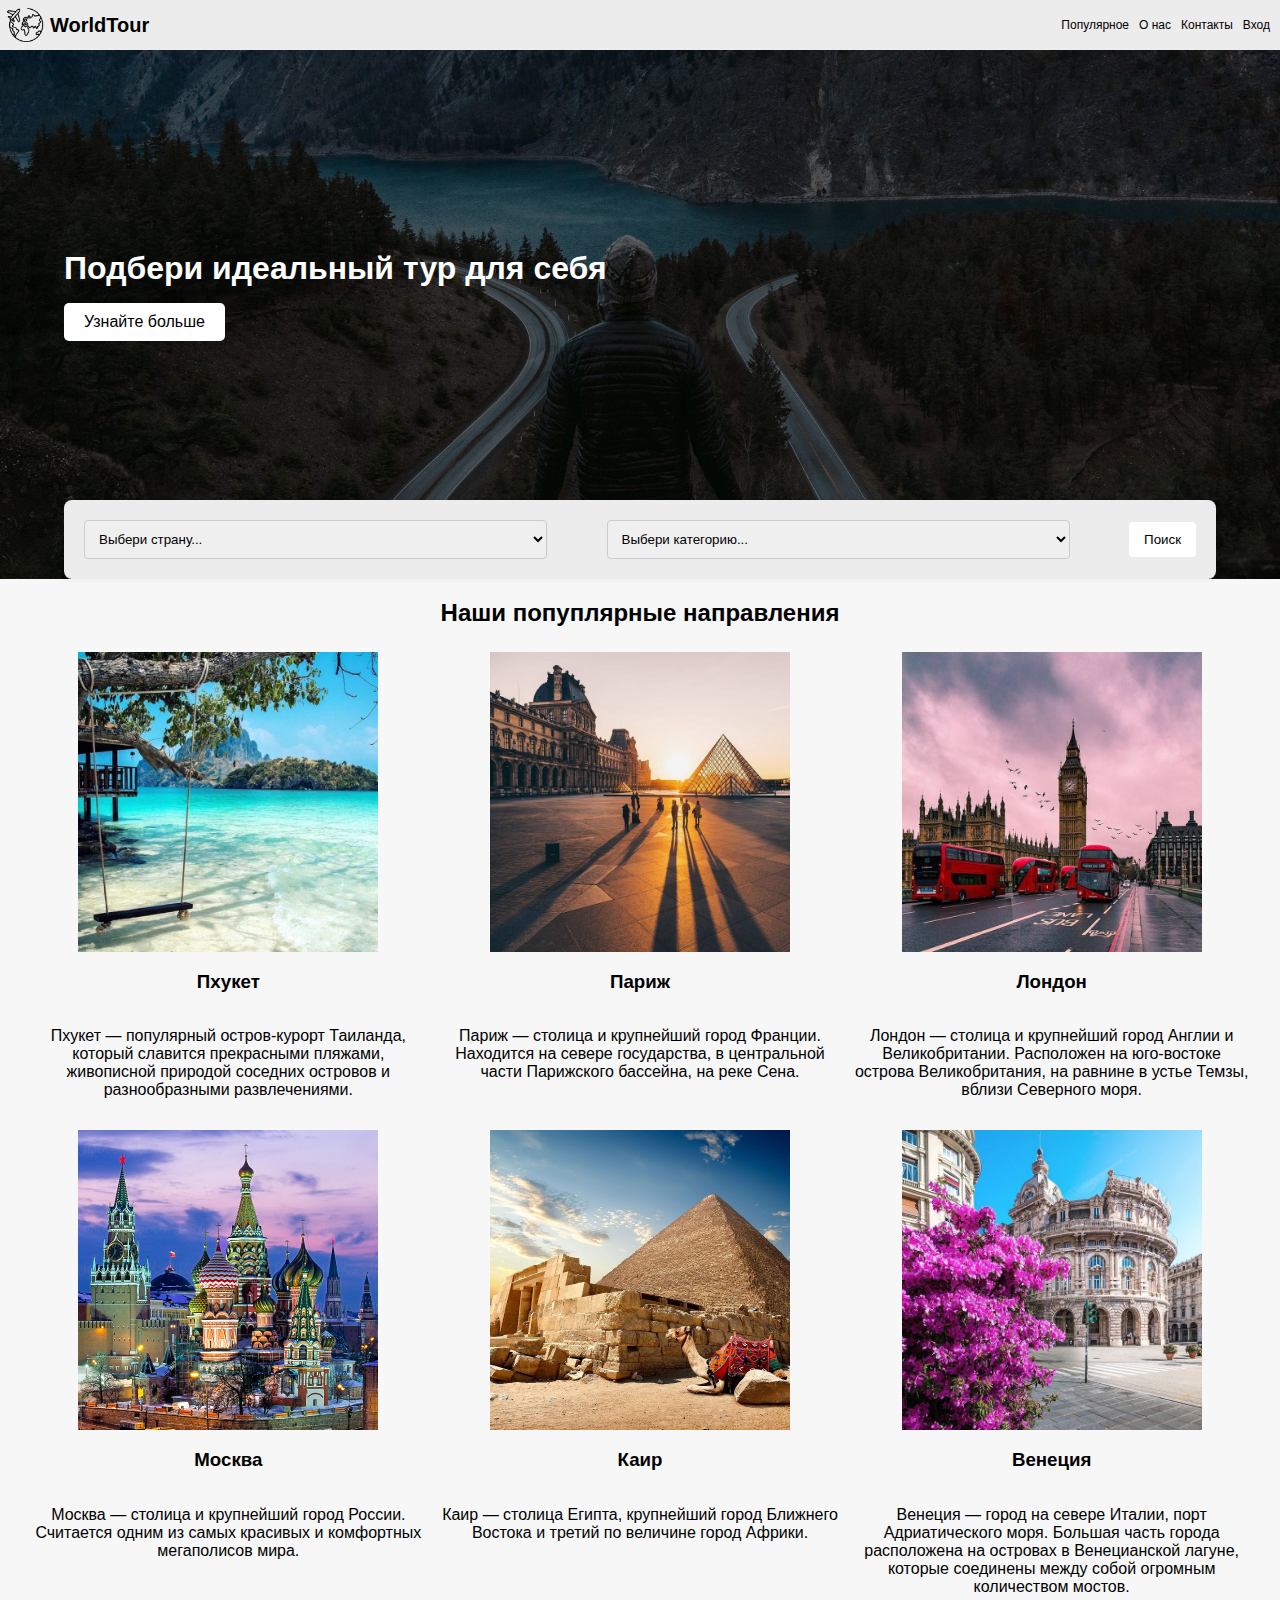
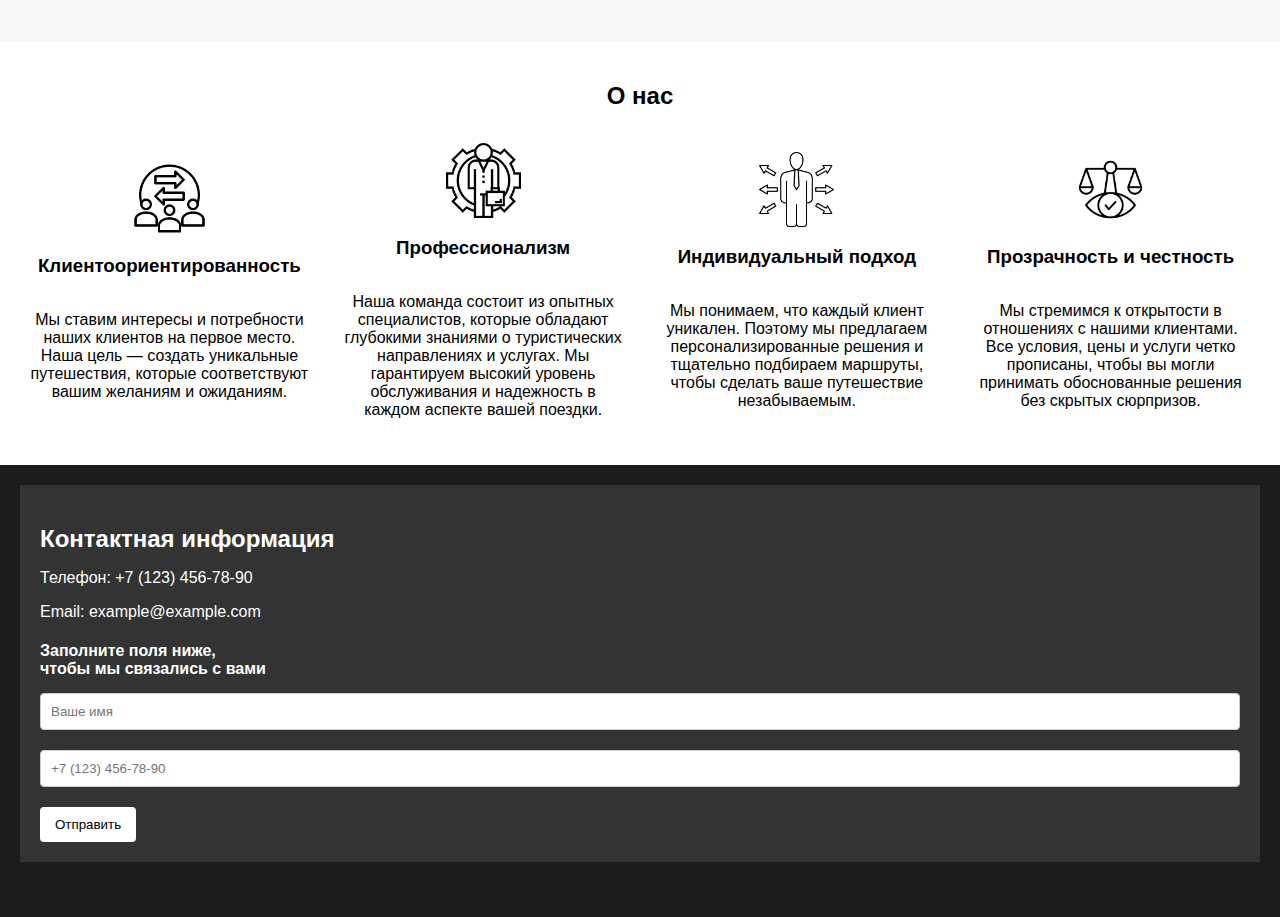
<file: index.html>
<!DOCTYPE html>
<html lang="en">
<head>
    <meta charset="UTF-8">
    <meta name="viewport" content="width=device-width, initial-scale=1.0">
    <link rel="stylesheet" href="./style.css">
    <title>WorldTour</title>
</head>
<body>
    <header>
        <div class="logo_name">
            <img src="./resources/logo.png" alt="Логотип">
            <h1>WorldTour</h1>
        </div>
        <nav>
            <a href="#popular_div" class="popular">Популярное</a>
            <a href="#about_us_div" class="about_us">О нас</a>
            <a href="#contact_us_div" class="contact_us">Контакты</a>
            <a href="./auth.html" class="log_in">Вход</a>
        </nav>
    </header>
    <section>
        <div class="main_screen">
            <div class="main_photo">
                <h2>Подбери идеальный тур для себя</h2>
                <button class="more-info-button" onclick="location.href='#popular_div'">Узнайте больше</button>
            </div>
            <form action="./tours.html" method="get" class="search">
                <select id="country" name="country">
                    <option value="select_country">Выбери страну...</option>
                </select>
                <select id="category" name="category">
                    <option value="select_category">Выбери категорию...</option>
                </select>
                <button class="search_now_button" type="submit">Поиск</button>
            </form>
        </div>
        <div class="popular_div" id="popular_div">
            <h2>Наши попуплярные направления</h2>
            <div id="popular_box" class="popular_box">              
            </div>
        </div>
        <div class="about_us_div" id="about_us_div">
            <div class="about_h">
                <h2>О нас</h2>
            </div>
                <div class="about_categories">
                    <div class="client">
                        <img src="resources/travel_14143243.png" alt="">
                        <h3>Клиентоориентированность</h3>
                        <p>Мы ставим интересы и потребности наших клиентов на первое место. Наша цель — создать 
                            уникальные путешествия, которые соответствуют вашим желаниям и ожиданиям.</p>
                    </div>
                    <div class="professionalism">
                        <img src="resources/employee_586398.png" alt="">
                        <h3>Профессионализм</h3>
                        <p>Наша команда состоит из опытных специалистов, которые обладают глубокими знаниями о 
                            туристических направлениях и услугах. Мы гарантируем высокий уровень обслуживания 
                            и надежность в каждом аспекте вашей поездки.</p>
                    </div>
                    <div class="individual">
                        <img src="resources/leadership_7268379.png" alt="">
                        <h3>Индивидуальный подход</h3>
                        <p>Мы понимаем, что каждый клиент уникален. Поэтому мы предлагаем 
                            персонализированные решения и тщательно подбираем маршруты, 
                            чтобы сделать ваше путешествие незабываемым.</p>
                    </div>
                    <div class="Transparency">
                        <img src="resources/transparency_18722245.png" alt="">
                        <h3>Прозрачность и честность</h3>
                        <p>Мы стремимся к открытости в отношениях с нашими клиентами. Все условия, 
                            цены и услуги четко прописаны, чтобы вы могли принимать обоснованные решения 
                            без скрытых сюрпризов.</p>
                    </div>
                </div>
        </div>
        <div class="contact_us_div" id="contact_us_div">
            <div class="info">
                <h2>Контактная информация</h2>
                <p>Телефон: +7 (123) 456-78-90</p>
                <p>Email: example@example.com</p>
            
                <form action="">
                    <h4>Заполните поля ниже,<br> чтобы мы связались с вами</h4>
                    <input class="your_name" type="text" placeholder="Ваше имя" required>
                    <br>
                    <input class="your_tel" type="tel" placeholder="+7 (123) 456-78-90" required>
                    <br>
                    <button type="submit">Отправить</button>
                </form>
            </div>
            <div class="map">
                <script type="text/javascript" charset="utf-8" async src="https://api-maps.yandex.ru/services/constructor/1.0/js/?um=constructor%3A38020a94231a33f8ec69dea9e0038d5d68ca692e084398f5f2c1880e51cf2211&amp;width=700&amp;height=400&amp;lang=ru_RU&amp;scroll=true"></script>
            </div>
        </div>
    </section>
    <script type="module" src="./data.js" ></script>
    <script type="module" src="./index.js"></script>
</body>
</html>
</file>
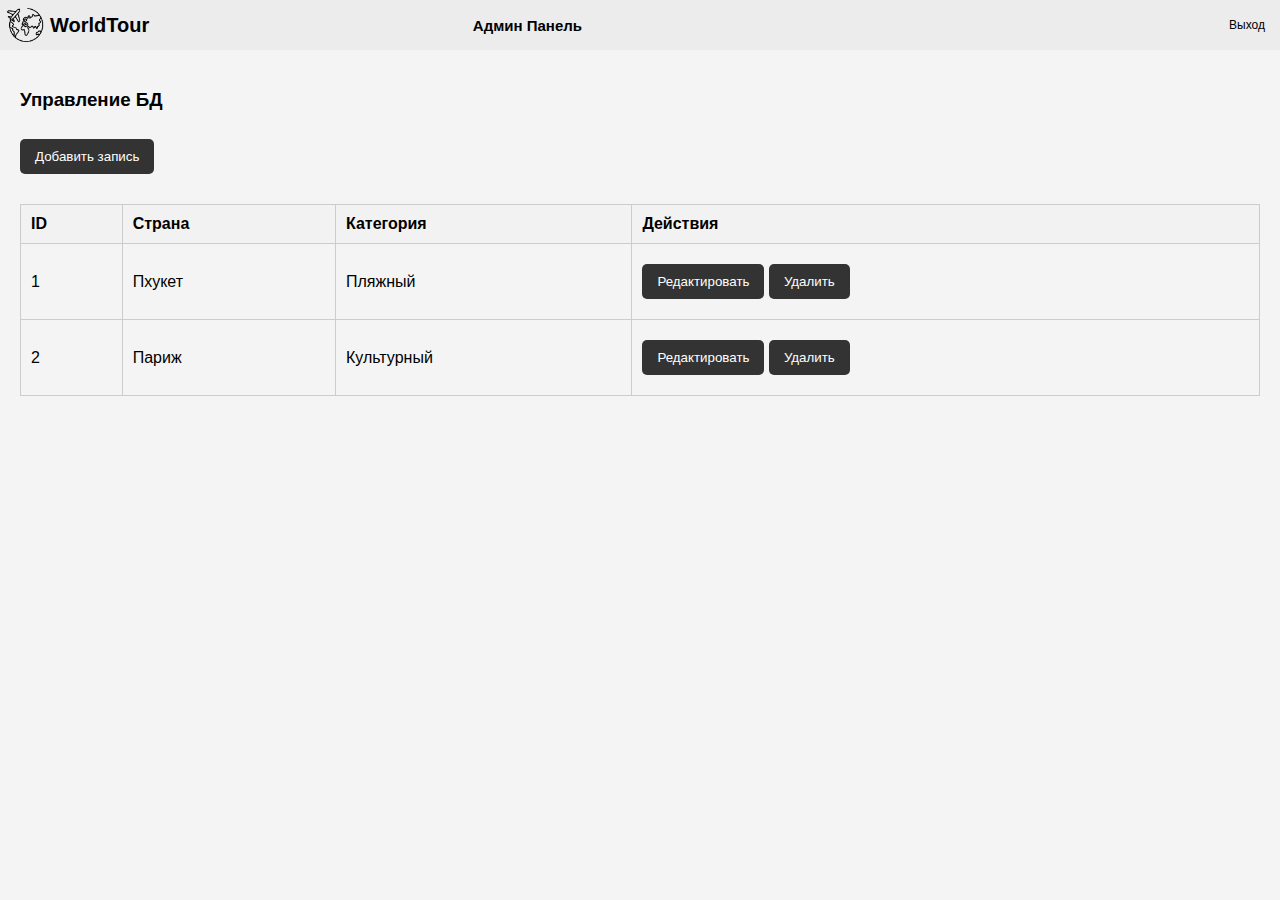
<file: admin.html>
<!DOCTYPE html>
<html lang="en">
<head>
    <meta charset="UTF-8">
    <meta name="viewport" content="width=device-width, initial-scale=1.0">
    <title>WorldTour</title>
    <link rel="stylesheet" href="admin.css">
</head>
<body>
    <header>
        <div class="logo_name">
            <img src="/resources/logo.png" alt="Логотип">
            <h1>WorldTour</h1>
        </div>
        <h2>Админ Панель</h2>
        <nav>
            <a href="/auth.html" class="log_out">Выход</a>
        </nav>
    </header>
    
    <div class="container">
        <h3>Управление БД</h3>
        <button class="button">Добавить запись</button>
    
        <table>
            <thead>
                <tr>
                    <th>ID</th>
                    <th>Страна</th>
                    <th>Категория</th>
                    <th>Действия</th>
                </tr>
            </thead>
            <tbody>
                <tr>
                    <td>1</td>
                    <td>Пхукет</td>
                    <td>Пляжный</td>
                    <td>
                        <button class="button">Редактировать</button>
                        <button class="button">Удалить</button>
                    </td>
                </tr>
                <tr>
                    <td>2</td>
                    <td>Париж</td>
                    <td>Культурный</td>
                    <td>
                        <button class="button">Редактировать</button>
                        <button class="button">Удалить</button>
                    </td>
                </tr>
            </tbody>
        </table>
    </div>
    
</body>
</html>
</file>
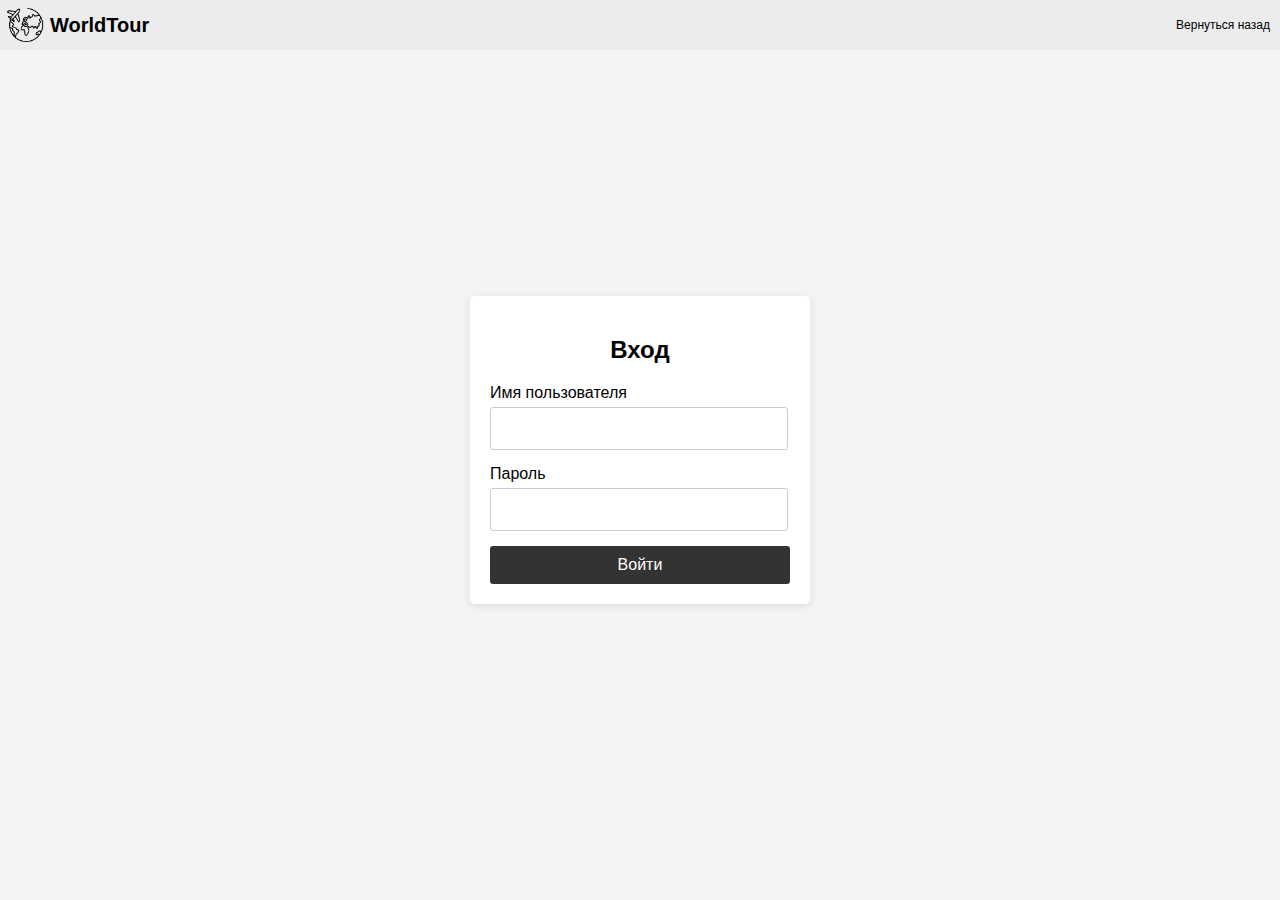
<file: auth.html>
<!DOCTYPE html>
<html lang="en">
<head>
    <meta charset="UTF-8">
    <meta name="viewport" content="width=device-width, initial-scale=1.0">
    <title>WorldTour</title>
    <link rel="stylesheet" href="auth.css">
</head>
<body>
    <header>
        <div class="logo_name">
            <img src="/resources/logo.png" alt="Логотип">
            <h1>WorldTour</h1>
        </div>
        <nav>
            <a href="/index.html" class="back">Вернуться назад</a>
        </nav>
    </header>
    <div class="login-container">
        <h2>Вход</h2>
        <form action="/login" method="POST">
            <div class="form-group">
                <label for="username">Имя пользователя</label>
                <input type="text" id="username" name="username" required>
            </div>
            <div class="form-group">
                <label for="password">Пароль</label>
                <input type="password" id="password" name="password" required>
            </div>
            <button type="submit" onclick="location.href='./admin.html'">Войти</button>
        </form>
    </div>
</body>
</html>
</file>
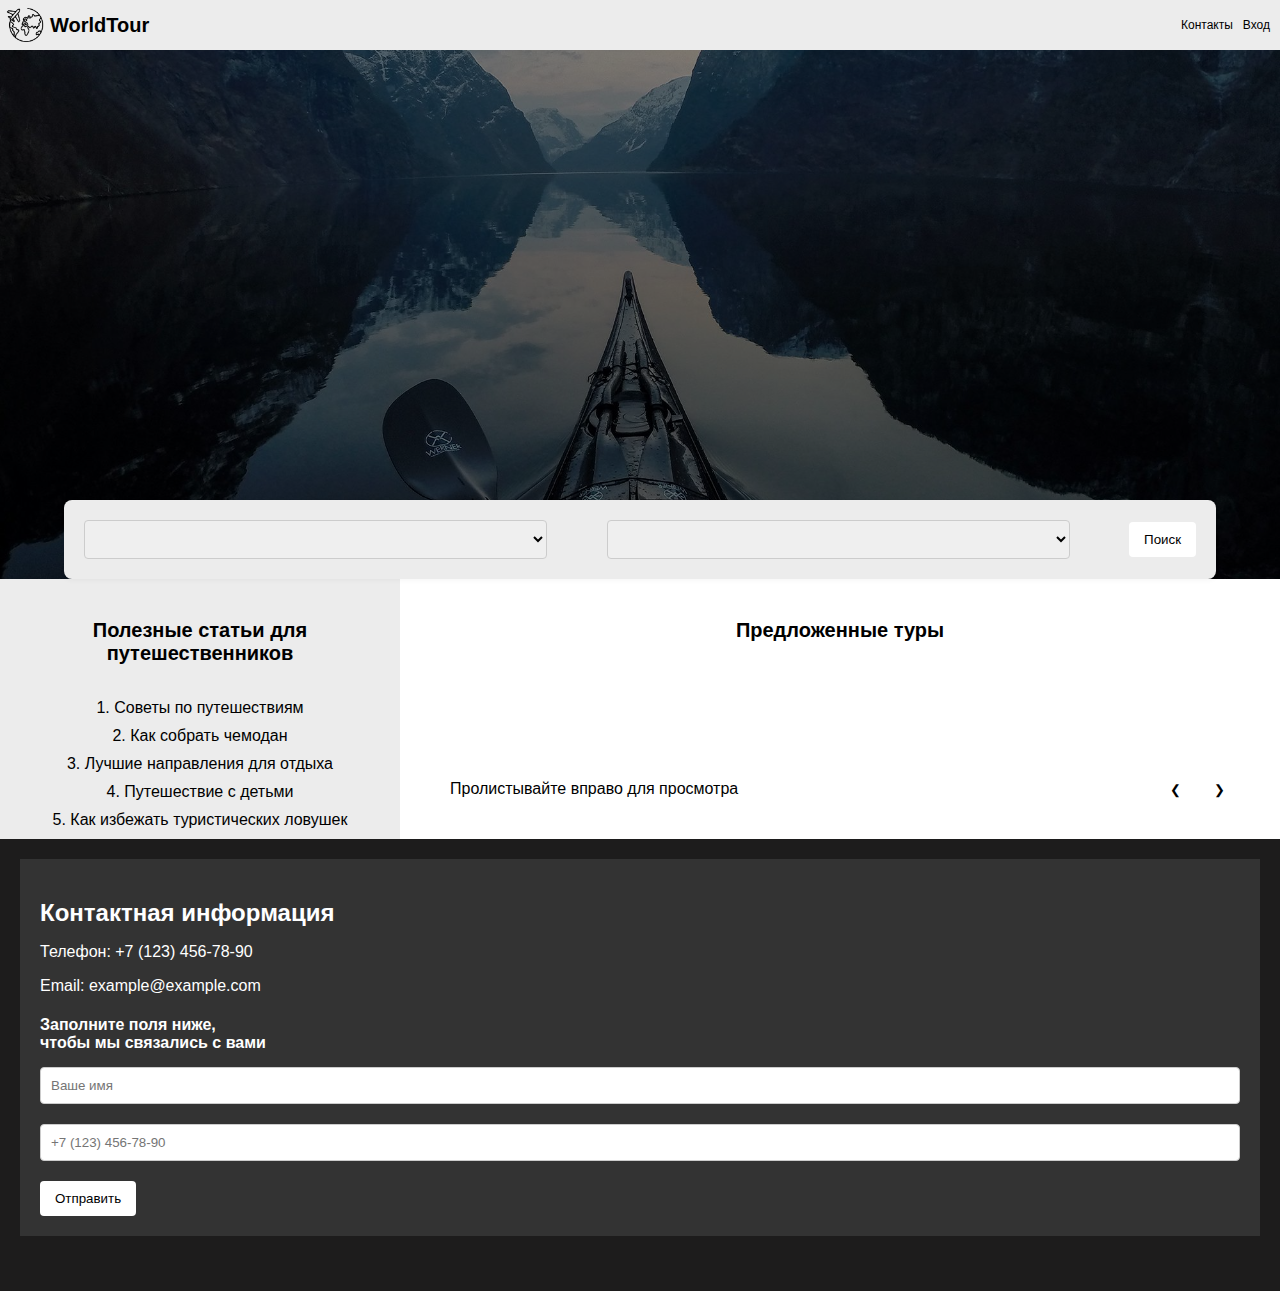
<file: tours.html>
<!DOCTYPE html>
<html lang="en">
<head>
    <meta charset="UTF-8">
    <meta name="viewport" content="width=device-width, initial-scale=1.0">
    <link rel="stylesheet" href="./tours.css">
    <title>WorldTour</title>
</head>
<body>
    <header>
        <div class="logo_name">
            <img src="./resources/logo.png" alt="Логотип">
            <h1>WorldTour</h1>
        </div>
        <nav>
            <a href="#contact_us_div" class="contact_us">Контакты</a>
            <a href="./auth.html" class="log_in">Вход</a>
        </nav>
    </header>
    <section>
        <div class="main_screen">
            <div class="search">
                <div>
                    <select id="country" name="country">
                        <option value="select_country">Выбери страну...</option>
                    </select>
                </div>
                <div>
                    <select id="category" name="category">
                        <option value="select_category">Выбери категорию...</option>
                    </select>
                </div>
                <div>
                    <button class="search_now_button" id="search_now_button">Поиск</button>
                </div>
            </div>
        </div>
        <div class="all_tours">
            <aside>
                <h3>Полезные статьи для путешественников</h3>
                <div class="articles">
                    <div class="article">
                        <a href="https://example.com/article1" target="_blank">1. Советы по путешествиям</a>
                    </div>
                    <div class="article">
                        <a href="https://example.com/article2" target="_blank">2. Как собрать чемодан</a>
                    </div>
                    <div class="article">
                        <a href="https://example.com/article3" target="_blank">3. Лучшие направления для отдыха</a>
                    </div>
                    <div class="article">
                        <a href="https://example.com/article4" target="_blank">4. Путешествие с детьми</a>
                    </div>
                    <div class="article">
                        <a href="https://example.com/article5" target="_blank">5. Как избежать туристических ловушек</a>
                    </div>
                </div>
            </aside>
            <div class="main_all_tours">
                <h3>Предложенные туры</h3>
                <div class="tours_for_you" id="tours_for_you">
                </div>
                <div class="slider">
                    <div class="slider-indicator">Пролистывайте вправо для просмотра</div>
                    <div class="slider_buttons">
                        <button class="slick-prev" aria-label="Предыдущий слайд">&#10094;</button>
                        <button class="slick-next" aria-label="Следующий слайд">&#10095;</button>
                    </div>
                </div>
            </div>
        </div>
        <div class="contact_us_div" id="contact_us_div">
            <div class="info">
                <h2>Контактная информация</h2>
                <p>Телефон: +7 (123) 456-78-90</p>
                <p>Email: example@example.com</p>
            
                <form action="">
                    <h4>Заполните поля ниже,<br> чтобы мы связались с вами</h4>
                    <input class="your_name" type="text" placeholder="Ваше имя" required>
                    <br>
                    <input class="your_tel" type="tel" placeholder="+7 (123) 456-78-90" required>
                    <br>
                    <button type="submit">Отправить</button>
                </form>
            </div>
            
            <div class="map">
                <script type="text/javascript" charset="utf-8" async src="https://api-maps.yandex.ru/services/constructor/1.0/js/?um=constructor%3A38020a94231a33f8ec69dea9e0038d5d68ca692e084398f5f2c1880e51cf2211&amp;width=700&amp;height=400&amp;lang=ru_RU&amp;scroll=true"></script>
            </div>
        </div>   
    </section>
    <script type="module" src="./data.js" ></script>
    <script type="module" src="./tours.js"></script>
</body>
</html>
</file>
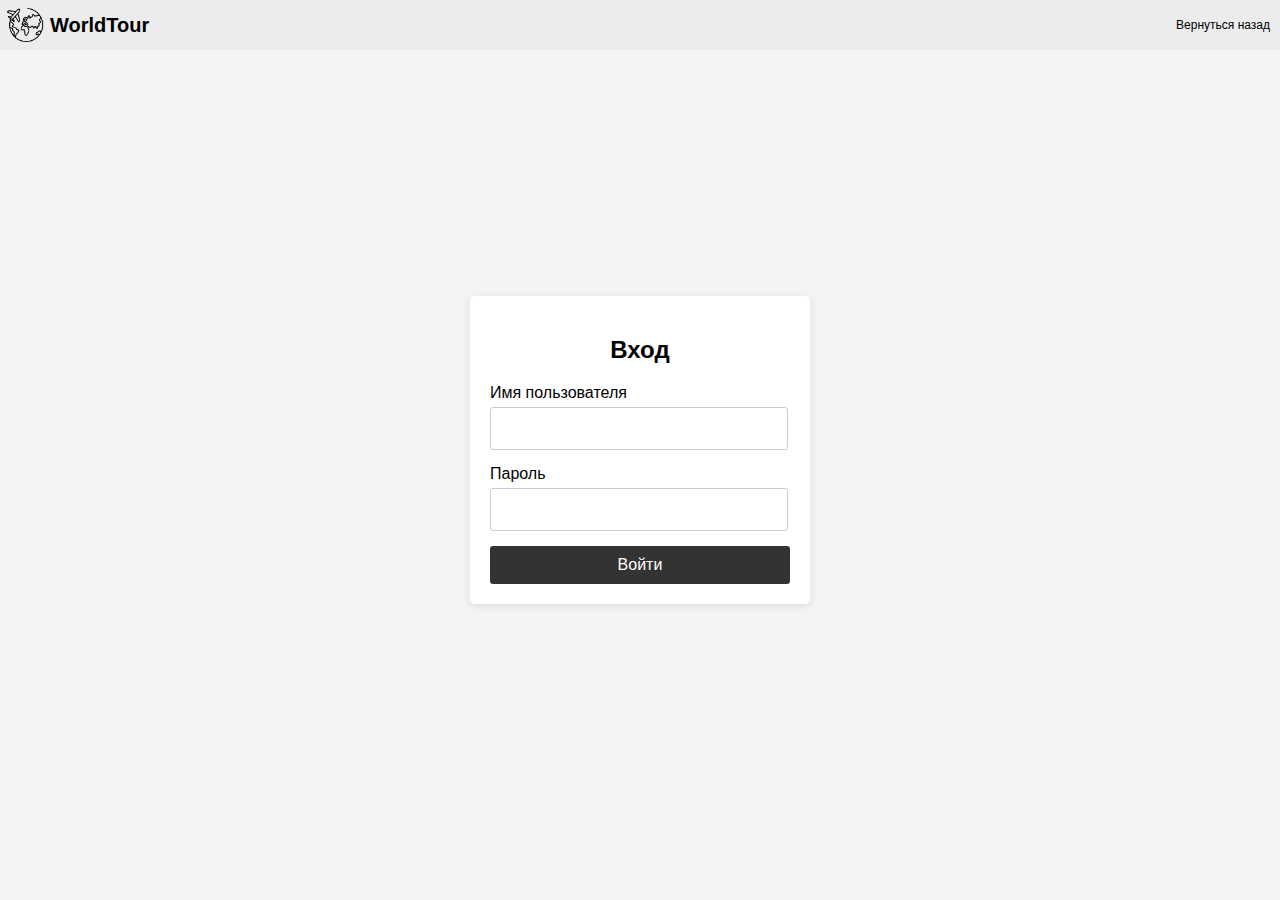
<file: html/auth.html>
<!DOCTYPE html>
<html lang="en">
<head>
    <meta charset="UTF-8">
    <meta name="viewport" content="width=device-width, initial-scale=1.0">
    <title>WorldTour</title>
    <link rel="stylesheet" href="../styles/auth.css">
</head>
<body>
    <header>
        <div class="logo_name">
            <img src="../resources/logo.png" alt="Логотип">
            <h1>WorldTour</h1>
        </div>
        <nav>
            <a href="./index.html" class="back">Вернуться назад</a>
        </nav>
    </header>
    <div class="login-container">
        <h2>Вход</h2>
        <form id = 'enter_form'>
            <div class="form-group">
                <label for="username">Имя пользователя</label>
                <input type="text" id="username" name="username" required>
            </div>
            <div class="form-group">
                <label for="password">Пароль</label>
                <input type="password" id="password" name="password" required>
            </div>
            <button type="submit" >Войти</button>
        </form>
    </div>
    <script type="module" src="../js/data.js" ></script>
    <script type="module" src="../js/auth.js" ></script>
</body>

</html>
</file>
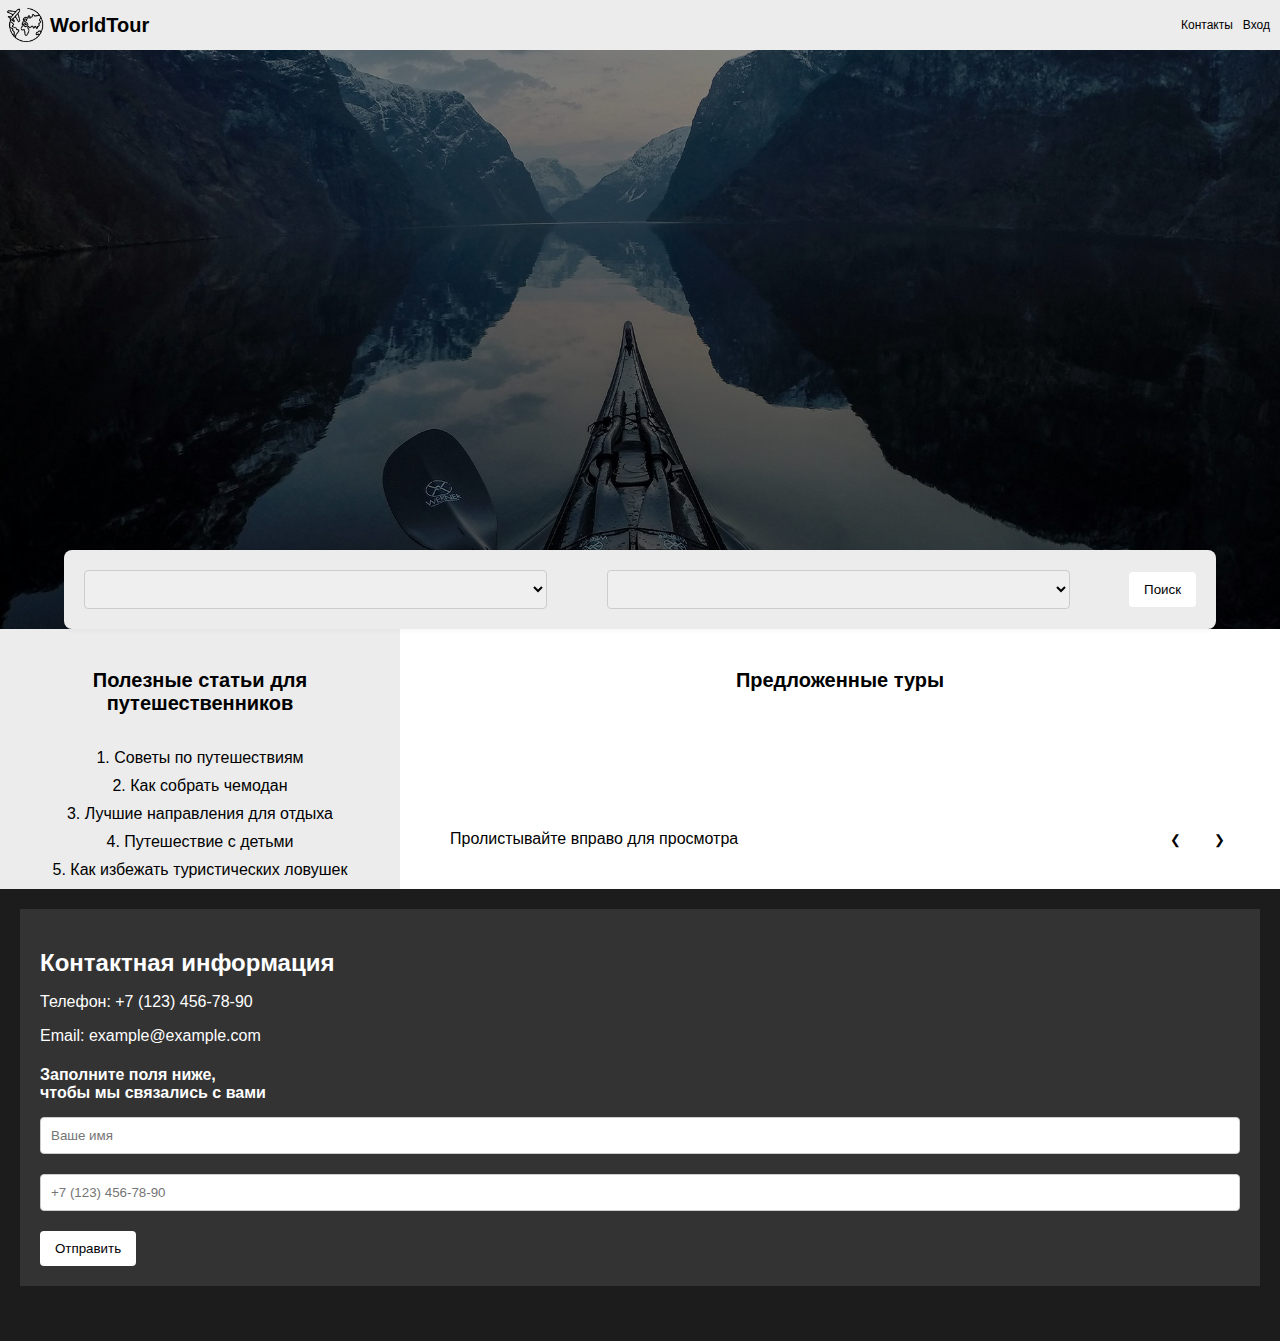
<file: html/tours.html>
<!DOCTYPE html>
<html lang="en">
<head>
    <meta charset="UTF-8">
    <meta name="viewport" content="width=device-width, initial-scale=1.0">
    <link rel="stylesheet" href="../styles/tours.css">
    <title>WorldTour</title>
</head>
<body>
    <header>
        <div class="logo_name">
            <img src="../resources/logo.png" alt="Логотип">
            <h1>WorldTour</h1>
        </div>
        <nav>
            <a href="#contact_us_div" class="contact_us">Контакты</a>
            <a href="./auth.html" class="log_in">Вход</a>
        </nav>
    </header>
    <section>
        <div class="main_screen">
            <div class="search">
                <div>
                    <select id="country" name="country">
                        <option value="select_country">Выбери страну...</option>
                    </select>
                </div>
                <div>
                    <select id="category" name="category">
                        <option value="select_category">Выбери категорию...</option>
                    </select>
                </div>
                <div>
                    <button class="search_now_button" id="search_now_button">Поиск</button>
                </div>
            </div>
        </div>
        <div class="all_tours">
            <aside>
                <h3>Полезные статьи для путешественников</h3>
                <div class="articles">
                    <div class="article">
                        <a href="https://example.com/article1" target="_blank">1. Советы по путешествиям</a>
                    </div>
                    <div class="article">
                        <a href="https://example.com/article2" target="_blank">2. Как собрать чемодан</a>
                    </div>
                    <div class="article">
                        <a href="https://example.com/article3" target="_blank">3. Лучшие направления для отдыха</a>
                    </div>
                    <div class="article">
                        <a href="https://example.com/article4" target="_blank">4. Путешествие с детьми</a>
                    </div>
                    <div class="article">
                        <a href="https://example.com/article5" target="_blank">5. Как избежать туристических ловушек</a>
                    </div>
                </div>
            </aside>
            <div class="main_all_tours">
                <h3>Предложенные туры</h3>
                <div class="tours_for_you" id="tours_for_you">
                </div>
                <div class="slider">
                    <div class="slider-indicator">Пролистывайте вправо для просмотра</div>
                    <div class="slider_buttons">
                        <button class="slick-prev" aria-label="Предыдущий слайд">&#10094;</button>
                        <button class="slick-next" aria-label="Следующий слайд">&#10095;</button>
                    </div>
                </div>
            </div>
        </div>
        <div class="contact_us_div" id="contact_us_div">
            <div class="info">
                <h2>Контактная информация</h2>
                <p>Телефон: +7 (123) 456-78-90</p>
                <p>Email: example@example.com</p>
            
                <form action="">
                    <h4>Заполните поля ниже,<br> чтобы мы связались с вами</h4>
                    <input class="your_name" type="text" placeholder="Ваше имя" required>
                    <br>
                    <input class="your_tel" type="tel" placeholder="+7 (123) 456-78-90" required>
                    <br>
                    <button type="submit">Отправить</button>
                </form>
            </div>
            
            <div class="map">
                <script type="text/javascript" charset="utf-8" async src="https://api-maps.yandex.ru/services/constructor/1.0/js/?um=constructor%3A38020a94231a33f8ec69dea9e0038d5d68ca692e084398f5f2c1880e51cf2211&amp;width=700&amp;height=400&amp;lang=ru_RU&amp;scroll=true"></script>
            </div>
        </div>   
    </section>
    <script type="module" src="../js/data.js" ></script>
    <script type="module" src="../js/tours.js"></script>
</body>
</html>
</file>
<file: style.css>
html {
    scroll-behavior: smooth;
}

body {
    margin: 0;
    font-family: Arial, sans-serif;
}

header {
    position: fixed;
    z-index: 1000;
    width: 100%;
    display: flex;
    justify-content: space-between;
    align-items: center;
    height: 50px;
    background-color: #ececec;
}

.all {
    padding-top: 50px;
}

.logo_name {
    display: inline-flex;
    align-items: center;
}

.logo_name img {
    height: 50px;
    width: 50px;
}

.logo_name h1 {
    font-size: 20px;
    margin: 0;
}

nav {
    display: flex;
    align-items: center;
    margin-left: auto; 
}

.popular,
.about_us,
.contact_us,
.log_in {
    font-size: 12px;
    margin-right: 10px;
    text-decoration: none;
    color: black;
}

.main_screen {
    position: relative;
    display: grid;
    grid-template-columns: 1fr;
    grid-template-rows: 500px auto;
    background-image: url('resources/main.jpg');
    background-size: cover;
    background-position: center;
    background-color: #ececec;
}

.main_photo {
    position: relative;
    z-index: 2;
    display: flex;
    flex-direction: column; 
    align-items: flex-start; 
    margin-left: 5%;
}

.main_photo h2 {
    position: relative;
    color: white;
    font-size: 2em;
    margin-top: 250px;
    margin-bottom: 16px;
}

.more-info-button {
    padding: 10px 20px;
    font-size: 1em;
    color: black;
    background-color: white;
    border: none;
    border-radius: 5px;
    cursor: pointer;
}

.more-info-button {
    transition: background-color 0.3s ease;
}

.more-info-button:hover {
    background-color: #cfcece;
}

.main_screen::before {
    content: "";
    position: absolute;
    top: 0;
    left: 0;
    right: 0;
    bottom: 0;
    background-color: rgba(0, 0, 0, 0.5);
    z-index: 1;
}

.search {
    margin-left: 5%;
    margin-right: 5%;
    position: relative;
    background-color: #ececec;
    display: grid;
    grid-template-columns: 1fr 1fr auto;
    grid-gap: 8px;
    align-items: center;
    padding: 20px;
    border-radius: 8px;
    box-shadow: 0 2px 5px rgba(0, 0, 0, 0.034);
    z-index: 10;
    grid-column: 1 / -1;
    grid-row: 2;
}

.search input[type="text"],
select {
    width: 90%;
    padding: 10px;
    border: 1px solid #ccc;
    border-radius: 4px;
}

button.search_now_button {
    padding: 10px 15px;
    background-color: white;
    color: black;
    border: none;
    border-radius: 4px;
    cursor: pointer;
}
button.search_now_button {
    transition: background-color 0.3s ease;
}

button.search_now_button:hover {
    background-color: #cfcece;
}

.popular_div {
    background-color: #f7f7f7;
    display: grid;
    grid-template-rows: auto 1fr;
    padding: 20px;
}

.popular_div h2 {
    text-align: center;
    margin-top: 0;
    padding-top: 0;
}

.popular_box {
    display: grid;
    grid-template-columns: repeat(auto-fit, minmax(250px, 1fr)); 
    grid-gap: 15px;
    justify-items: center;
    align-items: center; 
    margin: 10px;
}

.popular_items img {
    width: 100%;
    height: auto;
    max-width: 300px;
    background-color: #333;
}

.popular_items h3,
.popular_items p {
    text-align: center;
}

.popular_items {
    display: flex;
    flex-direction: column;
    align-items: center;
    height: 100%;
}

.about_us_div {
    padding: 20px;
    display: grid;
    grid-template-rows: auto 1fr;
    grid-gap: 8px;
}

.about_h {
    display: flex;
    align-items: center;
    justify-content: center;
}

.about_categories {
    display: grid;
    grid-template-columns: repeat(auto-fit, minmax(200px, 1fr));
    grid-gap: 15px;
}

.client,
.professionalism,
.individual,
.Transparency {
    display: flex;
    flex-direction: column;
    align-items: center;
    justify-content: center;
    background-color: white;
    padding: 10px;
    border-radius: 5px;
    text-align: center;
}

.client img,
.professionalism img,
.individual img,
.Transparency img {
    width: 75px;
    height: 75px;
}

.about_us_div p {
    text-align: center;
}

.contact_us_div { 
    padding: 20px;
    background-color: rgb(29, 28, 28);
    display: grid;
    grid-template-columns: 1fr; 
    grid-gap: 15px;
}

.info {
    padding: 20px;
    color: white;
    background-color: #333;
}

h2,
h4 {
    margin-bottom: 15px;
}

.info input {
    width: 100%;
    margin-bottom: 20px;
    padding: 10px;
    border: 1px solid #ccc;
    border-radius: 4px;
    box-sizing: border-box;
}

.info input:focus {
    border-color: #66afe9;
    outline: none;
}

.info button {
    padding: 10px 15px;
    background-color: white;
    color: black;
    border: none;
    border-radius: 4px;
    cursor: pointer;
    transition: background-color 0.3s ease;
}

.info button {
    transition: background-color 0.3s ease;
}
.info button:hover {
    background-color: #cfcece;
}
.map {
    width: 100%;
    padding-top: 10px;
    padding-bottom: 10px;
    box-sizing: border-box;
}

.map iframe {
    width: 100%;
    height: 100%;
}

@media (min-width: 768px) {
    .popular_box {
        grid-template-columns: repeat(2, 1fr);
    }
}

@media (min-width: 992px) {
    .popular_box {
        grid-template-columns: repeat(3, 1fr);
    }
    .contact_us_div {
        grid-template-columns: 1fr;
    }
}

@media (max-width: 768px) {

    .main_photo h2 {
        font-size: 1.5em;
        margin-top: 150px;
    }

    .about_categories {
        grid-template-columns: repeat(2, 1fr);
    }
}

@media (max-width: 576px) {
    .about_categories {
        grid-template-columns: 1fr;
    }
}
@media (max-width: 425px) {
    .search {
        grid-template-columns: 1fr;
    }
}


@media (max-width: 320px) {
    .logo_name img {
        height: 30px;
        width: 30px;
    }
    
    .logo_name h1 {
        font-size: 15px;
        margin: 0;
    }
    
    .popular,
    .about_us,
    .contact_us,
    .log_in {
        font-size: 10px;
    } 
}
</file>
<file: admin.css>
body {
    font-family: Arial, sans-serif;
    background-color: #f4f4f4;
    margin: 0;
    padding: 0;
}
header {
    position: fixed;
    top: 0;
    z-index: 1000;
    width: 100%;
    display: flex;
    justify-content: space-between;
    align-items: center;
    height: 50px;
    background-color: #ececec;
}
td img{
    width: 100px;
    height: 100px;
}
.logo_name {
    display: inline-flex;
    align-items: center;
}

.logo_name img {
    height: 50px;
    width: 50px;
}

.logo_name h1 {
    font-size: 20px;
    margin: 0;
}

nav {
    display: flex;
    align-items: center;
    margin-left: auto
}

.log_out {
    margin-right: 15px;
    font-size: 12px;
    text-decoration: none;
    color: black; 
}
h2{
    margin: auto;
    font-size: 15px;
}
.container {
    padding: 20px;
    margin-top: 50px;
}
table {
    width: 100%;
    border-collapse: collapse;
    margin-top: 20px;
}
th, td {
    border: 1px solid #ccc;
    padding: 10px;
    text-align: left;
}
th {
    background-color: #f2f2f2;
}
button {
    background-color: #333;
    color: white;
    border: none;
    padding: 10px 15px;
    cursor: pointer;
    border-radius: 5px;
    margin-top: 10px;
    margin-bottom: 10px;
}
button {
    transition: background-color 0.3s ease;
}
button:hover {
    background-color: #696969;
}

@media (max-width: 768px) {
    body {
        font-size: 14px;
    }
    .container {
        padding: 10px;
    }
    button {
        padding: 8px 12px; 
        font-size: 14px;
    }
    th,
    td {
        padding: 8px; 
    }
}
</file>
<file: auth.css>
body {
    font-family: Arial, sans-serif;
    background-color: #f4f4f4;
    display: flex;
    justify-content: center;
    align-items: center;
    height: 100vh;
    margin: 0;
}
header {
    position: fixed;
    top: 0;
    z-index: 1000;
    width: 100%;
    display: flex;
    justify-content: space-between;
    align-items: center;
    height: 50px;
    background-color: #ececec;
}
.logo_name {
    display: inline-flex;
    align-items: center;
}

.logo_name img {
    height: 50px;
    width: 50px;
}

.logo_name h1 {
    font-size: 20px;
    margin: 0;
}

nav {
    display: flex;
    align-items: center;
    margin-left: auto;
}

.back {
    margin-right: 10px;
    font-size: 12px;
    text-decoration: none;
    color: black;
}
.login-container {
    background: white;
    padding: 20px;
    border-radius: 5px;
    box-shadow: 0 2px 10px rgba(0, 0, 0, 0.1);
    width: 300px;
}
h2 {
    text-align: center;
}
.form-group {
    margin-bottom: 15px;
}
label {
    display: block;
    margin-bottom: 5px;
}
input[type="text"],
input[type="password"] {
    width: 90%;
    padding: 13px;
    border: 1px solid #ccc;
    border-radius: 3px;
}
button {
    width: 100%;
    padding: 10px;
    background-color: #333;
    border: none;
    border-radius: 3px;
    color: white;
    font-size: 16px;
    cursor: pointer;
}
button {
    transition: background-color 0.3s ease;
}
button:hover {
    background-color: #696969;
}
@media (max-width: 480px) {
    .login-container {
        width: 90%;
    }

    input[type="text"],
    input[type="password"] {
        padding: 10px;
    }

    button {
        font-size: 14px;
    }
}
</file>
<file: tours.css>
html {
    scroll-behavior: smooth;
}

body {
    margin: 0;
    font-family: Arial, sans-serif;
}

header {
    position: fixed;
    z-index: 1000;
    width: 100%;
    display: flex;
    justify-content: space-between;
    align-items: center;
    height: 50px;
    background-color: #ececec;
}

.logo_name {
    display: inline-flex;
    align-items: center;
}

.logo_name img {
    height: 50px;
    width: 50px;
}

.logo_name h1 {
    font-size: 20px;
    margin: 0;
}

nav {
    display: flex;
    align-items: center;
    margin-left: auto;
}

.contact_us,
.log_in {
    margin-right: 10px;
    text-decoration: none;
    color: black;
    font-size: 12px;
}

.all {
    padding-top: 50px;
}
.main_screen {
    position: relative;
    display: grid;
    grid-template-columns: 1fr;
    grid-template-rows: 500px auto;
    background-image: url('resources/tours.jpg');
    background-size: cover;
    background-position: center;
    background-color: #ececec;
}

.main_photo {
    position: relative;
    z-index: 2;
    display: flex;
    flex-direction: column;
    align-items: flex-start;
    margin-left: 5%;
}

.main_screen::before {
    content: "";
    position: absolute;
    top: 0;
    left: 0;
    right: 0;
    bottom: 0;
    background-color: rgba(0, 0, 0, 0.5);
    z-index: 1;
}
.search {
    margin-left: 5%;
    margin-right: 5%;
    position: relative;
    background-color: #ececec;
    display: grid;
    grid-template-columns: 1fr 1fr auto;
    grid-gap: 8px;
    align-items: center;
    padding: 20px;
    border-radius: 8px;
    box-shadow: 0 2px 5px rgba(0, 0, 0, 0.034);
    z-index: 10;
    grid-column: 1 / -1;
    grid-row: 2;
}

.search input[type="text"],
select {
    width: 90%;
    padding: 10px;
    border: 1px solid #ccc;
    border-radius: 4px;
}

button.search_now_button {
    padding: 10px 15px;
    background-color: white;
    color: black;
    border: none;
    border-radius: 4px;
    cursor: pointer;
}
button.search_now_button {
    transition: background-color 0.3s ease;
}

button.search_now_button:hover {
    background-color: #cfcece;
}


.all_tours {
    background-color: white;
    display: grid;
    grid-template-columns: 400px 1fr;
    min-height: auto; 

}

.all_tours h3 {
    text-align: center;
    font-size: 20px;
    padding-top: 20px;
}

.all_tours aside {
    background-color: #ececec;
    width: 100%;
    display: grid;
    grid-template-rows: 100px 1fr;
}

.main_all_tours {
    display: grid;
    grid-template-rows: 100px 1fr 100px;
}

.main_all_tours h3 {
    font-size: 20px;
}

.tours_for_you {
    display: grid;
    grid-template-columns: repeat(auto-fit, minmax(250px, 1fr));
    grid-template-rows: auto;
    justify-items: center;
    align-items: center;
    gap: 5px;
    margin-left: 10px;
    margin-right: 10px;
}

.tour_item {
    display: flex;
    flex-direction: column;
    align-items: center;
    text-align: center;
}

.tour_item img {
    width: 200px;
    height: 200px;
    background-color: #333;
    object-fit: cover;
}

.tour_item h3,
.tour_item p {
    font-size: 16px;
    padding-top: 0px;
    margin: 5px 0;
}

.tour_item p {
    font-size: 12px;
}

.slider {
    display: grid;
    grid-template-columns: 1fr 100px;
    align-items: center;
    margin-right: 25px;
}

.slider-indicator {
    padding-left: 50px;
}

.slick-prev,
.slick-next {
    width: 40px;
    height: 40px;
    background: transparent;
    border: none;
    outline: none;
    cursor: pointer;
}

.slick-prev:before,
.slick-next:before {
    font-family: 'FontAwesome';
    font-size: 20px;
    color: black;
}

.articles {
    display: grid;
    grid-template-rows: repeat(5, 1fr);
    margin-top: 20px;
    text-align: center;
}

.article {
    margin-bottom: 10px;
}

.article a {
    text-decoration: none;
    color: #000000;
}

.article a:hover {
    text-decoration: underline;
}

.contact_us_div {
    padding: 20px;
    background-color: rgb(29, 28, 28);
    display: grid;
    grid-template-columns: 1fr;
    grid-gap: 15px;
}

.info {
    padding: 20px;
    color: white;
    background-color: #333;
}

h2,
h4 {
    margin-bottom: 15px;
}

.info input {
    width: 100%;
    margin-bottom: 20px;
    padding: 10px;
    border: 1px solid #ccc;
    border-radius: 4px;
    box-sizing: border-box;
}

.info input:focus {
    border-color: #66afe9;
    outline: none;
}

.info button {
    padding: 10px 15px;
    background-color: white;
    color: black;
    border: none;
    border-radius: 4px;
    cursor: pointer;
    transition: background-color 0.3s ease;
}

.info button {
    transition: background-color 0.3s ease;
}
.info button:hover {
    background-color: #cfcece;
}

.map {
    width: 100%;
    padding-top: 10px;
    padding-bottom: 10px;
    box-sizing: border-box;
}

.map iframe {
    width: 100%;
    height: 100%;
}


@media (max-width: 992px) {
    .search {
        margin-left: 20px;
        margin-right: 20px;
    }

    .tours_for_you {
        grid-template-columns: repeat(2, 1fr);
    }

    .contact_us_div {
        grid-template-columns: 1fr;
    }

    .all_tours {
        grid-template-columns: 1fr;
    }

    .all_tours aside {
        width: 100%;
    }
}

@media (max-width: 768px) {
    .main_screen {
        grid-template-rows: auto 75px;
        min-height: 300px;
    }
    .tours_for_you {
        grid-template-columns: 1fr;
    }

    .info {
        padding: 20px;
    }

    .main_photo h2 {
        font-size: 1.5em;
        margin-top: 150px;
    }

    .all_tours {
        grid-template-columns: 1fr;
    }
}

@media (max-width: 425px) {
    .search {
        grid-template-columns: 1fr;
        margin-top: -100px;
    }
}
@media (max-width: 576px) {
    .logo_name h1 {
        font-size: 1.5em;
    }
    .all_tours aside {
        width: 100%;
    }
}
</file>
<file: styles/auth.css>
body {
    font-family: Arial, sans-serif;
    background-color: #f4f4f4;
    display: flex;
    justify-content: center;
    align-items: center;
    height: 100vh;
    margin: 0;
}
header {
    position: fixed;
    top: 0;
    z-index: 1000;
    width: 100%;
    display: flex;
    justify-content: space-between;
    align-items: center;
    height: 50px;
    background-color: #ececec;
}
.logo_name {
    display: inline-flex;
    align-items: center;
}

.logo_name img {
    height: 50px;
    width: 50px;
}

.logo_name h1 {
    font-size: 20px;
    margin: 0;
}

nav {
    display: flex;
    align-items: center;
    margin-left: auto;
}

.back {
    margin-right: 10px;
    font-size: 12px;
    text-decoration: none;
    color: black;
}
.login-container {
    background: white;
    padding: 20px;
    border-radius: 5px;
    box-shadow: 0 2px 10px rgba(0, 0, 0, 0.1);
    width: 300px;
}
h2 {
    text-align: center;
}
.form-group {
    margin-bottom: 15px;
}
label {
    display: block;
    margin-bottom: 5px;
}
input[type="text"],
input[type="password"] {
    width: 90%;
    padding: 13px;
    border: 1px solid #ccc;
    border-radius: 3px;
}
button {
    width: 100%;
    padding: 10px;
    background-color: #333;
    border: none;
    border-radius: 3px;
    color: white;
    font-size: 16px;
    cursor: pointer;
}
button {
    transition: background-color 0.3s ease;
}
button:hover {
    background-color: #696969;
}
@media (max-width: 480px) {
    .login-container {
        width: 90%;
    }

    input[type="text"],
    input[type="password"] {
        padding: 10px;
    }

    button {
        font-size: 14px;
    }
}
</file>
<file: styles/tours.css>
html {
    scroll-behavior: smooth;
}

body {
    margin: 0;
    font-family: Arial, sans-serif;
}

header {
    position: fixed;
    z-index: 1000;
    width: 100%;
    display: flex;
    justify-content: space-between;
    align-items: center;
    height: 50px;
    background-color: #ececec;
}

.logo_name {
    display: inline-flex;
    align-items: center;
}

.logo_name img {
    height: 50px;
    width: 50px;
}

.logo_name h1 {
    font-size: 20px;
    margin: 0;
}

nav {
    display: flex;
    align-items: center;
    margin-left: auto;
}

.contact_us,
.log_in {
    margin-right: 10px;
    text-decoration: none;
    color: black;
    font-size: 12px;
}

section {
    padding-top: 50px;
}
.main_screen {
    position: relative;
    display: grid;
    grid-template-columns: 1fr;
    grid-template-rows: 500px auto;
    background-image: url('../resources/tours.jpg');
    background-size: cover;
    background-position: center;
    background-color: #ececec;
}

.main_photo {
    position: relative;
    z-index: 2;
    display: flex;
    flex-direction: column;
    align-items: flex-start;
    margin-left: 5%;
}

.main_screen::before {
    content: "";
    position: absolute;
    top: 0;
    left: 0;
    right: 0;
    bottom: 0;
    background-color: rgba(0, 0, 0, 0.5);
    z-index: 1;
}
.search {
    margin-left: 5%;
    margin-right: 5%;
    position: relative;
    background-color: #ececec;
    display: grid;
    grid-template-columns: 1fr 1fr auto;
    grid-gap: 8px;
    align-items: center;
    padding: 20px;
    border-radius: 8px;
    box-shadow: 0 2px 5px rgba(0, 0, 0, 0.034);
    z-index: 10;
    grid-column: 1 / -1;
    grid-row: 2;
}

.search input[type="text"],
select {
    width: 90%;
    padding: 10px;
    border: 1px solid #ccc;
    border-radius: 4px;
}

button.search_now_button {
    padding: 10px 15px;
    background-color: white;
    color: black;
    border: none;
    border-radius: 4px;
    cursor: pointer;
}
button.search_now_button {
    transition: background-color 0.3s ease;
}

button.search_now_button:hover {
    background-color: #cfcece;
}


.all_tours {
    background-color: white;
    display: grid;
    grid-template-columns: 400px 1fr;
    min-height: auto; 

}

.all_tours h3 {
    text-align: center;
    font-size: 20px;
    padding-top: 20px;
}

.all_tours aside {
    background-color: #ececec;
    width: 100%;
    display: grid;
    grid-template-rows: 100px 1fr;
}

.main_all_tours {
    display: grid;
    grid-template-rows: 100px 1fr 100px;
}

.main_all_tours h3 {
    font-size: 20px;
}

.tours_for_you {
    display: grid;
    grid-template-columns: repeat(auto-fit, minmax(250px, 1fr));
    grid-template-rows: auto;
    justify-items: center;
    align-items: center;
    gap: 5px;
    margin-left: 10px;
    margin-right: 10px;
}

.tour_item {
    display: flex;
    flex-direction: column;
    align-items: center;
    text-align: center;
}

.tour_item img {
    width: 200px;
    height: 200px;
    background-color: #333;
    object-fit: cover;
}

.tour_item h3,
.tour_item p {
    font-size: 16px;
    padding-top: 0px;
    margin: 5px 0;
}

.tour_item p {
    font-size: 12px;
}

.slider {
    display: grid;
    grid-template-columns: 1fr 100px;
    align-items: center;
    margin-right: 25px;
}

.slider-indicator {
    padding-left: 50px;
}

.slick-prev,
.slick-next {
    width: 40px;
    height: 40px;
    background: transparent;
    border: none;
    outline: none;
    cursor: pointer;
}

.slick-prev:before,
.slick-next:before {
    font-family: 'FontAwesome';
    font-size: 20px;
    color: black;
}

.articles {
    display: grid;
    grid-template-rows: repeat(5, 1fr);
    margin-top: 20px;
    text-align: center;
}

.article {
    margin-bottom: 10px;
}

.article a {
    text-decoration: none;
    color: #000000;
}

.article a:hover {
    text-decoration: underline;
}

.contact_us_div {
    padding: 20px;
    background-color: rgb(29, 28, 28);
    display: grid;
    grid-template-columns: 1fr;
    grid-gap: 15px;
}

.info {
    padding: 20px;
    color: white;
    background-color: #333;
}

h2,
h4 {
    margin-bottom: 15px;
}

.info input {
    width: 100%;
    margin-bottom: 20px;
    padding: 10px;
    border: 1px solid #ccc;
    border-radius: 4px;
    box-sizing: border-box;
}

.info input:focus {
    border-color: #66afe9;
    outline: none;
}

.info button {
    padding: 10px 15px;
    background-color: white;
    color: black;
    border: none;
    border-radius: 4px;
    cursor: pointer;
    transition: background-color 0.3s ease;
}

.info button {
    transition: background-color 0.3s ease;
}
.info button:hover {
    background-color: #cfcece;
}

.map {
    width: 100%;
    padding-top: 10px;
    padding-bottom: 10px;
    box-sizing: border-box;
}

.map iframe {
    width: 100%;
    height: 100%;
}


@media (max-width: 992px) {
    .search {
        margin-left: 20px;
        margin-right: 20px;
    }

    .tours_for_you {
        grid-template-columns: repeat(2, 1fr);
    }

    .contact_us_div {
        grid-template-columns: 1fr;
    }

    .all_tours {
        grid-template-columns: 1fr;
    }

    .all_tours aside {
        width: 100%;
    }
}

@media (max-width: 768px) {
    .main_screen {
        grid-template-rows: auto 75px;
        min-height: 300px;
    }
    .tours_for_you {
        grid-template-columns: 1fr;
    }

    .info {
        padding: 20px;
    }

    .main_photo h2 {
        font-size: 1.5em;
        margin-top: 150px;
    }

    .all_tours {
        grid-template-columns: 1fr;
    }
}

@media (max-width: 425px) {
    .search {
        grid-template-columns: 1fr;
        margin-top: -100px;
    }
}
@media (max-width: 576px) {
    .logo_name h1 {
        font-size: 1.5em;
    }
    .all_tours aside {
        width: 100%;
    }
}
</file>
